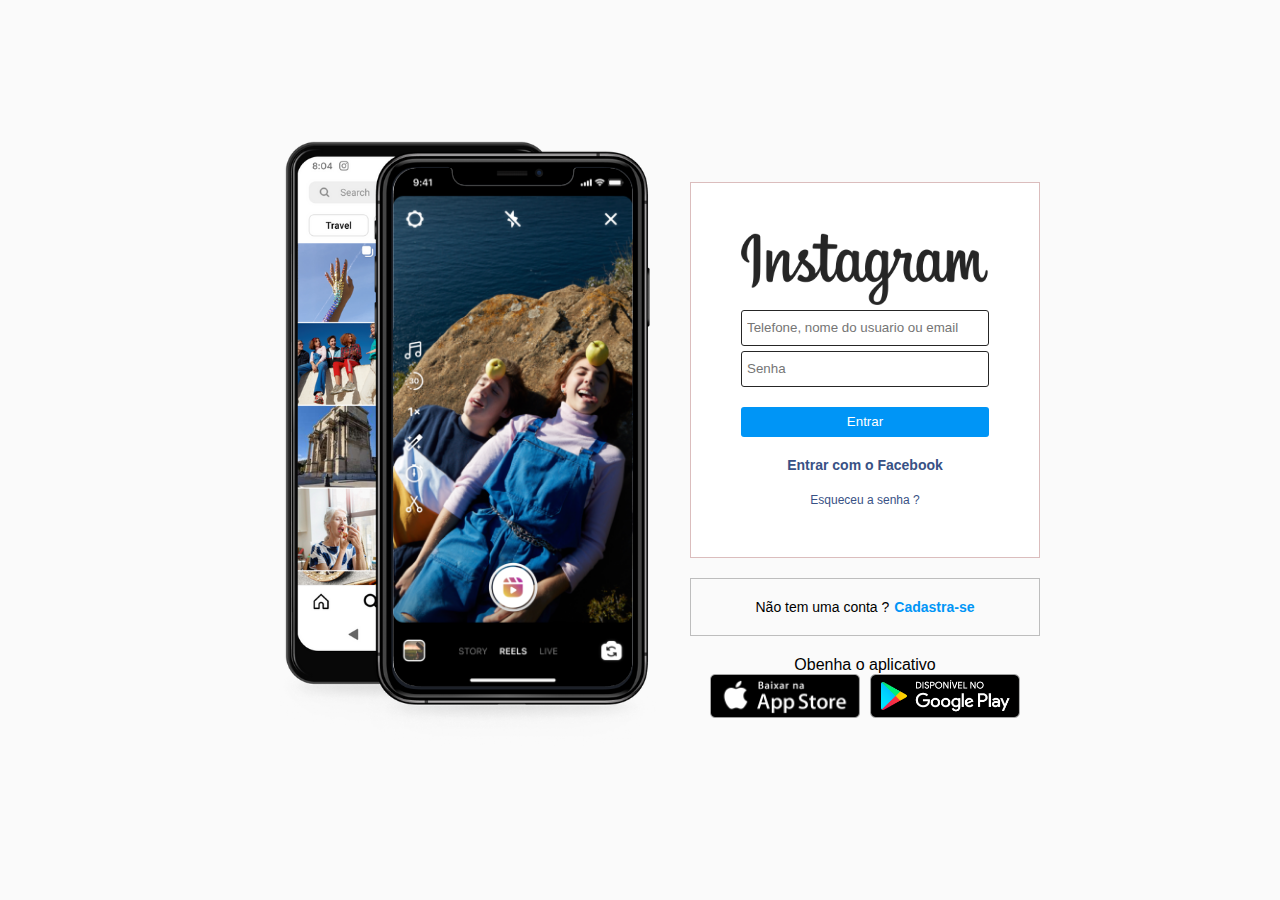
<file: index.html>
<!DOCTYPE html>
<html lang="pt-br">

<head>
    <meta charset="UTF-8">
    <meta http-equiv="X-UA-Compatible" content="IE=edge">
    <meta name="viewport" content="width=device-width, initial-scale=1.0">
    <link rel="stylesheet" href="styles.css">
    <title>Instagram</title>
</head>

<body>
    <div class="container-imagens">
        <img src="./img/celular.png" class="img-celular" alt="logo do celular">
        <img src="./img/insta1.png " class="imagem-celular" alt="insta1">
        <img src="./img/insta2.png" class="imagem-celular" id="troca-imagem" alt="insta2">
    </div>
    <div class="container-itens">
        <div class="container-form" class="insta-logo">
            <img src="./img/insta-logo.png" alt="logo do insta">

            <input placeholder="Telefone, nome do usuario ou email">
            <input placeholder="Senha">

            <button>Entrar</button>

            <a class="login-facebook">Entrar com o Facebook</a>
            <a class="esqueceu-senha">Esqueceu a senha ?</a>
        </div>

        <div class="container-cadastro">
            <p class="paragrafo-conta">Não tem uma conta ?</p><a class="link-cadastro">Cadastra-se</a>
        </div>
        <p class="paragrafo-app">Obenha o aplicativo</p>
        <div class="container-app">
            <img src="./img/ios.png" alt="logo do ios" class="logo-app">
            <img src="./img/google.png" alt="logo do google" class="logo-app">
        </div>
    </div>

</body>

<script>
    let imagem = document.getElementById("troca-imagem")


    function trocaImagem() {

        if (imagem.style.opacity == 0) {
            imagem.style.opacity = 1
        }
        else {
            imagem.style.opacity = 0
        }

    }

    setInterval(() => {
        trocaImagem()
    }, 4000);
</script>

</html>
</file>
<file: styles.css>
* {
    margin: 0;
    padding: 0;
    box-sizing: border-box;
}

body {
    background: #FAFAFA;
    width: 100vw;
    height: 100vh;
    display: flex;
    justify-content: center;
    align-items: center;
    font-family: -apple-system, BlinkMacSystemFont, "Segoe UI", Roboto, Helvetica, Arial, sans-serif;
}

.insta-logo {
    margin-bottom: 20px;
}

.img-celular {
    width: 450px;
}

.container-imagens {
    position: relative;
}

.imagem-celular {
    height: 520px;
    position: absolute;
    left: 153px;
    top: 26px;
    transition: opacity 1s ease-in-out;
}

.container-itens {
    width: 350px;
}

.container-form {
    display: flex;
    flex-direction: column;
    border: 1px solid #dbbdbd;
    background: #ffff;
    padding: 50px;
    padding: 50px, 40px, 20px, 40px;
}

input {
    height: 36px;
    outline: none;
    border: 1px solid;
    border-radius: 3px;
    padding-left: 5px;
    margin-top: 5px;
    color: #262626;

}

button {
    background: #0095f6;
    height: 30px;
    border-radius: 3px;
    border: none;
    color: #ffff;
    margin-top: 20px;
    cursor: pointer;
}

.login-facebook {
    color: #385185;
    font-weight: bold;
    text-align: center;
    margin-top: 20px;
    margin-bottom: 20px;
    cursor: pointer;
    font-size: 14px;

}

.esqueceu-senha {
    color: #385185;
    text-align: center;
    cursor: pointer;
    font-size: 12px;

}

.container-cadastro {
    display: flex;
    justify-content: center;
    align-items: center;
    margin-top: 20px;
    border: 1px solid #bdbdbd;
    padding-top: 20px;
    padding-bottom: 20px;

}

.link-cadastro {
    color: #0095f6;
    font-weight: bold;
    font-size: 14px;
    margin-left: 5px;
    cursor: pointer;

}

.paragrafo-conta {
    font-size: 14px;
}

.paragrafo-app {
    margin-top: 20px;
    margin-top: 20px;
    text-align: center;
}

.container-app {
    display: flex;
    justify-content: center;
    gap: 10px;
    cursor: pointer;
}

.logo-app {
    width: 150px;
    justify-content: center;

}
</file>
